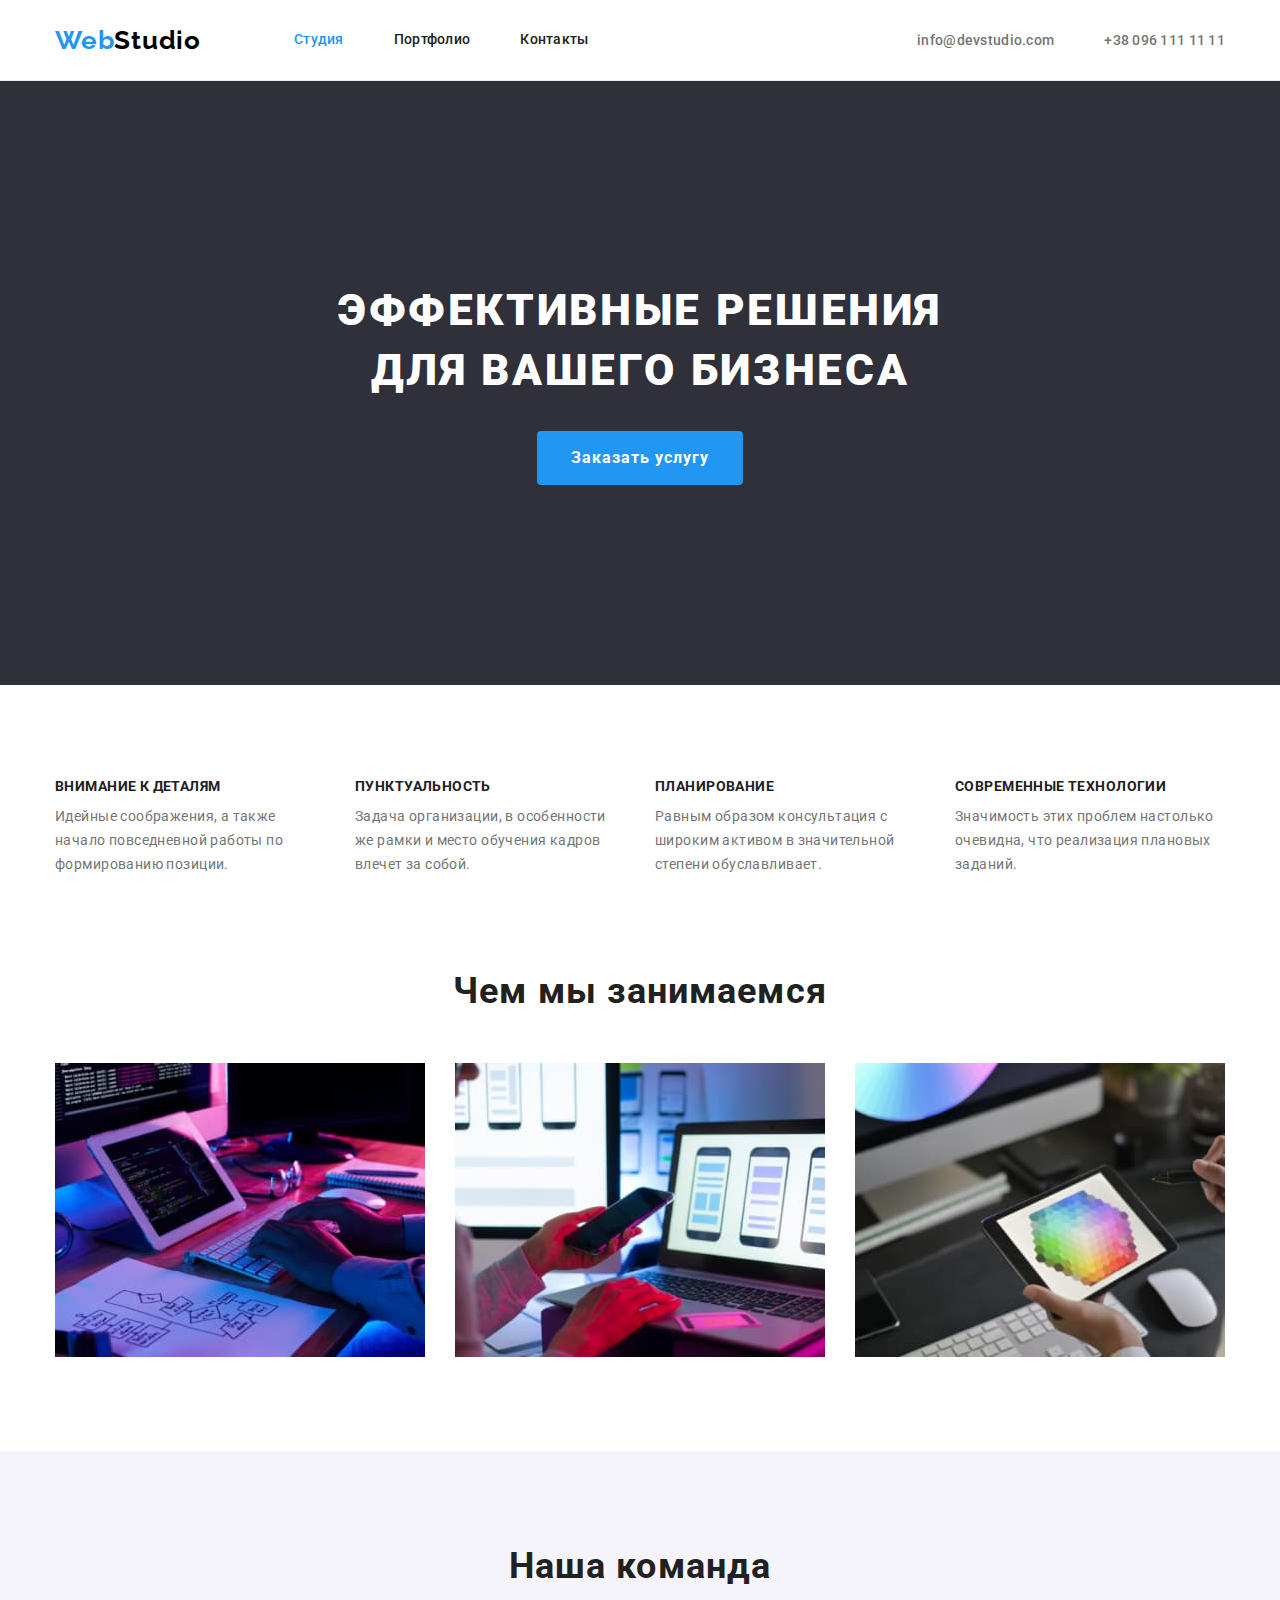
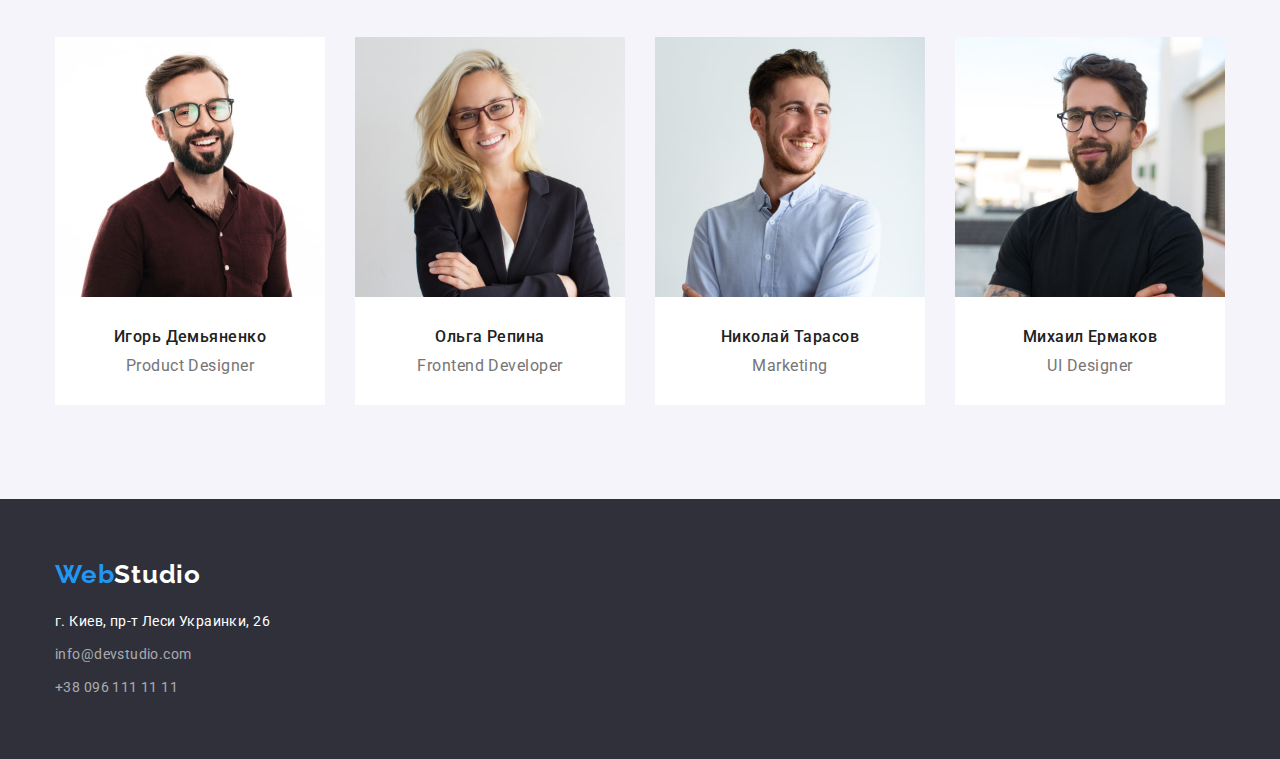
<file: index.html>
<!DOCTYPE html>
<html lang="en">

<head>
    <meta charset="UTF-8">
    <meta http-equiv="X-UA-Compatible" content="IE=edge">
    <meta name="viewport" content="width=device-width, initial-scale=1.0">
    <title>Document</title>
    <link rel="preconnect" href="https://fonts.googleapis.com">
    <link rel="preconnect" href="https://fonts.gstatic.com" crossorigin>
    <link href="https://fonts.googleapis.com/css2?family=Raleway:wght@700&family=Roboto:wght@400;500;700;900&display=swap"
        rel="stylesheet">
        <link rel="stylesheet" href="https://cdnjs.cloudflare.com/ajax/libs/modern-normalize/1.1.0/modern-normalize.min.css">
        <link rel="stylesheet" href="./css/styles.css">
</head>

<body class="body">

    <header class="header">
        <div class="container">
        <nav class="header-nav">
            <a href="./index.html" class="header-logo link"><span class="logo-web">Web</span>Studio</a>
            <ul class="header-list list">
                <li class="header-item"><a href="" class="header-link current link">Студия</a></li>
                <li class="header-item"><a href="./portfolio.html" class="header-link link">Портфолио</a></li>
                <li class="header-item"><a href="" class="header-link link">Контакты</a></li>
            </ul>
        </nav>
        <ul class="header-list list">
        <li class="header-item"><a href="mailto:info@devstudio.com" class="header-mailto link">info@devstudio.com</a></li>
        <li class="header-item"><a href="tel:+380961111111" class="header-tel link">+38 096 111 11 11</a></li>
        </ul>
        </div>
    </header>

    <main>
        <section class="hero">
            <div class="container">
            <h1 class="hero-title">Эффективные решения для вашего бизнеса</h1>
            <button type="button" class="hero-btn">Заказать услугу</button>
            </div>
        </section>

        <section class="benefits section">
            <div class="container">
            <h2 class="visually-hidden">Преимущества</h2>
            <ul class="benefits-list list">
                <li class="benefits-item">
                    <h3 class="benefits-title">Внимание к деталям</h3>
                    <p class="benefits-text">Идейные соображения, а также начало повседневной работы по формированию позиции.</p>
                </li>
                <li class="benefits-item">
                    <h3 class="benefits-title">Пунктуальность</h3>
                    <p class="benefits-text">Задача организации, в особенности же рамки и место обучения кадров влечет за собой.</p>
                </li>
                <li class="benefits-item">
                    <h3 class="benefits-title">Планирование</h3>
                    <p class="benefits-text">Равным образом консультация с широким активом в значительной степени обуславливает.</p>
                </li>
                <li class="benefits-item">
                    <h3 class="benefits-title">Современные технологии</h3>
                    <p class="benefits-text">Значимость этих проблем настолько очевидна, что реализация плановых заданий.</p>
                </li>
            </ul>
            </div>
        </section>

        <section class="about">
            <div class="container">
            <h2 class="about-title">Чем мы занимаемся</h2>
            <ul class="about-list list">
                <li class="about-item">
                    <img src="./imges/box-1.jpg" alt="монитор и печатающие руки на клавиатуре" width="370" height="294">
                </li>
                <li class="about-item">
                    <img src="./imges/box-2.jpg" alt="открытый ноутбук и телефон в руках" width="370" height="294">
                </li>
                <li class="about-item">
                    <img src="./imges/box-3.jpg" alt="планшет с цветным изображением в руках" width="370" height="294">
                </li>
            </ul>
            </div>
        </section>

        <section class="team section">
            <div class="container">
            <h2 class="team-title">Наша команда</h2>
            <ul class="team-list list">
                <li class="team-item">
                    <img src="./imges/teams-1.jpg" alt="мужчина" width="270" height="260">
                    <div class="team-box">
                    <h3 class="team-name">Игорь Демьяненко</h3>
                    <p class="team-text">Product Designer</p></div>
                </li>
                <li class="team-item">
                    <img src="./imges/teams-2.jpg" alt="женщина" width="270" height="260">
                    <div class="team-box">
                    <h3 class="team-name">Ольга Репина</h3>
                    <p class="team-text">Frontend Developer</p></div>
                </li>
                <li class="team-item">
                    <img src="./imges/teams-3.jpg" alt="мужчина" width="270" height="260">
                    <div class="team-box">
                    <h3 class="team-name">Николай Тарасов</h3>
                    <p class="team-text">Marketing</p></div>
                </li>
                <li class="team-item">
                    <img src="./imges/teams-4.jpg" alt="мужчина" width="270" height="260">
                    <div class="team-box">
                    <h3 class="team-name">Михаил Ермаков</h3>
                    <p class="team-text">UI Designer</p></div>
                </li>
            </ul>
            </div>
        </section>
    </main>

    <footer class="footer">
        <div class="container">
        <a href="./index.html" class="header-logo-footer link"><span class="logo-web">Web</span>Studio</a>
        <address class="footer-address">
            <ul class="footer-list list">
                <li class="footer-item">
                    <a href="https://goo.gl/maps/8jE5HyTVYEjCZsJu9" target="_blank"
                        rel="noopener noreferrer nofollow" class="link-addres link">г. Киев, пр-т Леси Украинки, 26</a>
                </li>
                <li class="footer-item">
                    <a href="mailto:info@devstudio.com" class="footer-mailto link">info@devstudio.com</a>
                </li>
                <li class="footer-item">
                    <a href="tel:+380961111111" class="footer-tel link">+38 096 111 11 11</a>
                </li>
            </ul>
        </address>
        </div>
    </footer>
</body>
</html>
</file>
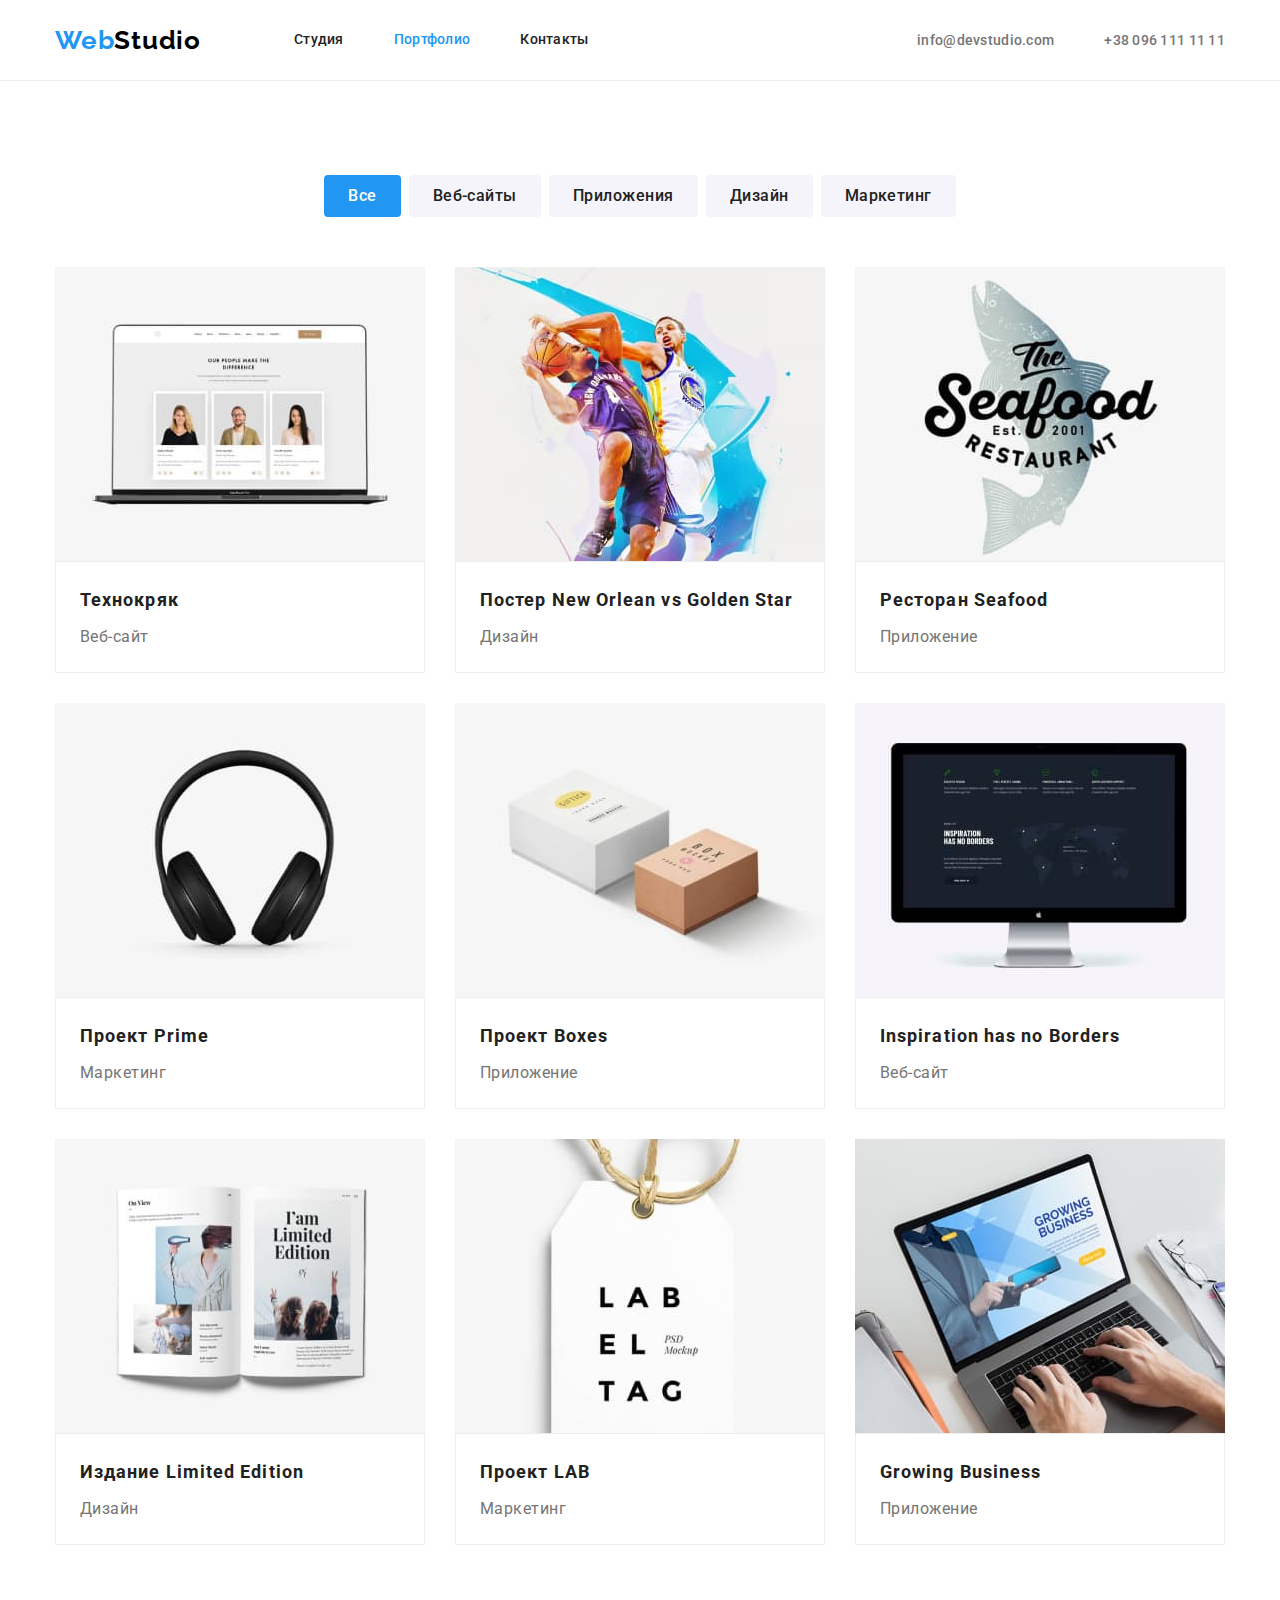
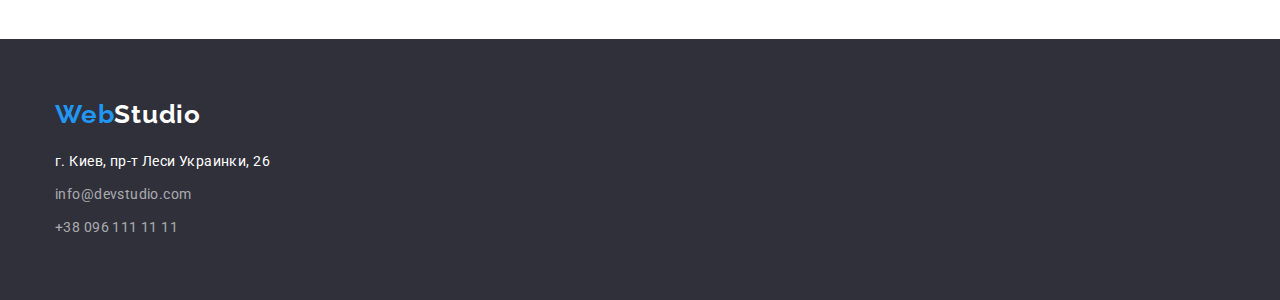
<file: portfolio.html>
<!DOCTYPE html>
<html lang="en">

<head>
    <meta charset="UTF-8">
    <meta http-equiv="X-UA-Compatible" content="IE=edge">
    <meta name="viewport" content="width=device-width, initial-scale=1.0">
    <title>Document</title>
    <link rel="preconnect" href="https://fonts.googleapis.com">
    <link rel="preconnect" href="https://fonts.gstatic.com" crossorigin>
    <link
        href="https://fonts.googleapis.com/css2?family=Raleway:wght@700&family=Roboto:wght@400;500;700;900&display=swap"
        rel="stylesheet">
        <link rel="stylesheet" href="https://cdnjs.cloudflare.com/ajax/libs/modern-normalize/1.1.0/modern-normalize.min.css">
    <link rel="stylesheet" href="./css/styles.css">
</head>

<body class="body">

    <header class="header">
        <div class="container">
        <nav class="header-nav">
            <a href="./index.html" class="header-logo link"><span class="logo-web">Web</span>Studio</a>
            <ul class="header-list list">
                <li class="header-item"><a href="./index.html" class="header-link link">Студия</a></li>
                <li class="header-item"><a href="" class="header-link current link">Портфолио</a></li>
                <li class="header-item"><a href="" class="header-link link">Контакты</a></li>
            </ul>
        </nav>
        <ul class="header-list list">
            <li class="header-item"><a href="mailto:info@devstudio.com"
                    class="header-mailto link">info@devstudio.com</a></li>
            <li class="header-item"><a href="tel:+380961111111" class="header-tel link">+38 096 111 11 11</a></li>
        </ul>
        </div>
    </header>

    <main>
        <section class="portfolio section">
            <div class="container">
        <h1 class="visually-hidden">Портфолио</h1>
        <ul class="portfolio-btn-list list">
            <li><button type="button" class="portfolio-btn all">Все</button></li>
            <li><button type="button" class="portfolio-btn">Веб-сайты</button></li>
            <li><button type="button" class="portfolio-btn">Приложения</button></li>
            <li><button type="button" class="portfolio-btn">Дизайн</button></li>
            <li><button type="button" class="portfolio-btn">Маркетинг</button></li>
        </ul>
        <ul class="portfolio-img-list list">
            <li><a href="" class="link"><img src="./imges/portfolio-1.jpg" alt="компъютер с сайтом" width="370" height="294" class="portfolio-img">
                        <div class="box-portfolio"><h2 class="portfolio-title-name">Технокряк</h2>
                        <p class="portfolio-text">Веб-сайт</p></div></a></li>
            <li><a href="" class="link"><img src="./imges/portfolio-2.jpg" alt="два баскетболиста" width="370" height="294" class="portfolio-img">
                        <div class="box-portfolio"><h2 class="portfolio-title-name">Постер New Orlean vs Golden Star</h2>
                        <p class="portfolio-text">Дизайн</p></div></a></li>
            <li><a href="" class="link"><img src="./imges/portfolio-3.jpg" alt="логотип с рыбой" width="370" height="294"class="portfolio-img">
                        <div class="box-portfolio"><h2 class="portfolio-title-name">Ресторан Seafood</h2>
                        <p class="portfolio-text">Приложение</p></div></a></li>
            <li><a href="" class="link"><img src="./imges/portfolio-4.jpg" alt="наушники" width="370" height="294"class="portfolio-img">
                        <div class="box-portfolio"><h2 class="portfolio-title-name">Проект Prime</h2>
                        <p class="portfolio-text">Маркетинг</p></div></a></li>
            <li><a href="" class="link"><img src="./imges/portfolio-5.jpg" alt="две коробки" width="370" height="294"class="portfolio-img">
                        <div class="box-portfolio"><h2 class="portfolio-title-name">Проект Boxes</h2>
                        <p class="portfolio-text">Приложение</p></div></a></li>
            <li><a href="" class="link"><img src="./imges/portfolio-6.jpg" alt="монитор компъютера" width="370" height="294"class="portfolio-img">
                        <div class="box-portfolio"><h2 class="portfolio-title-name">Inspiration has no Borders</h2>
                        <p class="portfolio-text">Веб-сайт</p></div></a></li>
            <li><a href="" class="link"><img src="./imges/portfolio-7.jpg" alt="открытый журнал" width="370" height="294"class="portfolio-img">
                        <div class="box-portfolio"><h2 class="portfolio-title-name">Издание Limited Edition</h2>
                        <p class="portfolio-text">Дизайн</p></div></a></li>
            <li><a href="" class="link"><img src="./imges/portfolio-8.jpg" alt="бирка" width="370" height="294"class="portfolio-img">
                        <div class="box-portfolio"><h2 class="portfolio-title-name">Проект LAB</h2>
                        <p class="portfolio-text">Маркетинг</p></div></a></li>
            <li><a href="" class="link"><img src="./imges/portfolio-9.jpg" alt="ноутбук" width="370" height="294"class="portfolio-img">
                        <div class="box-portfolio"><h2 class="portfolio-title-name">Growing Business</h2>
                        <p class="portfolio-text">Приложение</p></a></li>
        </ul>
        </div>
        </section>
    </main>

    <footer class="footer">
        <div class="container">
        <a href="./index.html" class="header-logo-footer link"><span class="logo-web">Web</span>Studio</a>
        <address class="footer-address">
            <ul class="footer-list list">
                <li class="footer-item">
                    <a href="https://goo.gl/maps/8jE5HyTVYEjCZsJu9" target="_blank" rel="noopener noreferrer nofollow"
                        class="link-addres link">г. Киев, пр-т Леси Украинки, 26</a>
                </li>
                <li class="footer-item">
                    <a href="mailto:info@devstudio.com" class="footer-mailto link">info@devstudio.com</a>
                </li>
                <li class="footer-item">
                    <a href="tel:+380961111111" class="footer-tel link">+38 096 111 11 11</a>
                </li>
            </ul>
        </address>
        </div>
    </footer>
    </body>
    
    </html>
</file>
<file: css/styles.css>
:root{
    --color-text:#757575;
    --color-title:#212121;
    --color-link: #2196F3;
}

.body{
    font-family:'Roboto', sans-serif;

}

.container{
        /* width: 100%;
        max-width: 1200px; */
        width: 1200px;
        margin-left: auto;
        margin-right: auto;
        padding-left: 15px;
        padding-right: 15px;
}

p,
h1,
h2,
h3,
h4,
h5,
h6 {
        margin: 0;
}

ul{
        margin: 0;
        padding-left: 0;
}

img {
       display: block;
}

.list{
    list-style: none;
}

.link {
    text-decoration: none;
}

.visually-hidden {
    position: absolute;
    white-space: nowrap;
    width: 1px;
    height: 1px;
    overflow: hidden;
    border: 0;
    padding: 0;
    clip: rect(0 0 0 0);
    clip-path: inset(50%);
    margin: -1px;
}

.section{
        padding-bottom: 94px;
        padding-top: 94px;
}

/*-------------------HEADER-------------------*/
.header-nav {
        display: flex;
        align-items: center;
}
.header-list {
        display: flex;
        align-items: center;
        gap: 50px;
}

.header > .container{
        display: flex;
        
}

.header{

        border-bottom: #ECECEC 1px solid;
}

.header-logo{
        margin-right: 93px;
        font-family: 'Raleway';
        font-style: normal;
        font-weight: 700;
        font-size: 26px;
        line-height: 1.19;
        letter-spacing: 0.03em;
        color: #000000;
}

.logo-web{
        
        font-family: 'Raleway';
        font-style: normal;
        font-weight: 700;
        font-size: 26px;
        line-height: 1.19;
        letter-spacing: 0.03em;
        color: var(--color-link);
}
.header-link{
        display: block;
        padding-top: 32px;
        padding-bottom: 32px;

        font-weight: 500;
        font-size: 14px;
        line-height: 1.14;
        letter-spacing: 0.02em;
        color: var(--color-title);
}
.current{
color: var(--color-link);
}

.header-link:hover,
.header-link:focus{
    color: var(--color-link);
}
.header-mailto,
.header-tel{
        padding-top: 32px;
        padding-bottom: 32px;

        font-weight: 500;
        font-size: 14px;
        line-height: 1.14;
        letter-spacing: 0.02em;
        color: var(--color-text);
}
.header-mailto:hover,
.header-mailto:focus,
.header-tel:hover,
.header-tel:focus{
    color: var(--color-link);
}
.header-list{
        margin-left: auto;
}

/*--------------------MAINE-------------------*/

.hero{
        background-color:#2F303A ;
        padding-top: 200px;
        padding-bottom: 200px;
}

.hero-title{
        margin-bottom: 30px;
        margin-right: auto;
        margin-left: auto;
        width: 696px;

        font-weight: 900;
        font-size: 44px;
        line-height: 1.36;
        text-align: center;
        letter-spacing: 0.06em;
        text-transform: uppercase;
        color: #FFFFFF;
}

.hero-btn{
        display: inline-block;
        margin: 0 auto;
        padding: 10px 32px;
        border-color: transparent;
        border-radius: 4px;

        font-weight: 700;
        font-size: 16px;
        line-height: 1.88;
        display: flex;
        align-items: center;
        text-align: center;
        letter-spacing: 0.06em;
        color: #FFFFFF;
        cursor: pointer;
        background-color:var(--color-link);
}
.hero-btn:hover,
.hero-btn:focus{
        background-color: #188CE8;
}

.benefits-list{
        display: flex;
}

.benefits-item{
        width: 270px;
        margin-right: 30px;
}

.benefits-item:nth-child(4n){
        margin-right: 0;
}

.benefits-title {
        Font style: Bold;
        font-size: 14px;
        line-height: 1.14;
        letter-spacing: 0.03em;
        text-transform: uppercase;
        color: var(--color-title);
}
.benefits-text{
        margin-top: 10px;

        font-size: 14px;
        line-height: 1.71;
        letter-spacing: 0.03em;
        color: var(--color-text);
}

.about{
        padding-bottom: 94px;
}

.about-title{
        margin-bottom: 50px;

        font-size: 36px;
        line-height: 1.17;
        text-align: center;
        letter-spacing: 0.03em;
        color: var(--color-title);
}
.about-list{
        display: flex;
        gap: 30px;
}

.team{  
        background-color: #F5F4FA;
}

.team-box{
        padding-top: 30px;
        padding-bottom: 30px;
}
.team-list{
        display: flex;
        gap: 30px;
}

.team-title{
        margin-bottom: 50px;
        font-size: 36px;
        line-height: 1.17;
        text-align: center;
        letter-spacing: 0.03em;
        color: var(--color-title);
}
.team-item{
        background-color: #FFFFFF;
}

.team-name{
        margin-bottom: 10px;

        font-weight: 500;
        font-size: 16px;
        line-height: 1.19;
        text-align: center;
        letter-spacing: 0.03em;
        color: var(--color-title);
}

.team-text{
        font-size: 16px;
        line-height: 1.19;
        text-align: center;
        letter-spacing: 0.03em;
        color: var(--color-text);
}

/*-------------------------FOOTER---------------*/
.footer{
        padding-top: 60px;
        padding-bottom: 60px;
        background-color: #2F303A;
}
.link-addres{
        font-style: normal;
        font-size: 14px;
        line-height: 1.71;
        letter-spacing: 0.03em;
        color: #FFFFFF;
}
.footer-item{
        margin-bottom: 9px
}
.footer-item:nth-last-child(-n+1){
        margin-bottom: 0;
}

.footer-mailto,
.footer-tel{
        font-style: normal;
        font-size: 14px;
        line-height: 1.71;
        letter-spacing: 0.03em;
        color: rgba(255, 255, 255, 0.6);
}
.link-addres:hover,
.link-addres:focus,
.footer-mailto:hover,
.footer-mailto:focus,
.footer-tel:hover,
.footer-tel:focus {
    color:#FFFFFF ;
}


/*-------------------------PORTFOLIO---------------*/

.header-link-portfolio{
        color: #2196F3;
}

.portfolio-btn-list{
        margin-bottom: 50px;
        display: flex;
        justify-content: center;
        gap: 8px;
}

.box-portfolio{
        padding: 20px 24px;
        border: #EEEEEE 1px solid;
        }


.portfolio-btn{
        padding: 6px 22px;
        
        font-weight: 500;
        font-size: 16px;
        line-height: 1.62;
        text-align: center;
        letter-spacing: 0.03em;
        color: var(--color-title);
        cursor: pointer;
        background-color: #F5F4FA;
        border-radius: 4px;
        border-color: transparent;
}

.all{
        font-weight: 500;
        font-size: 16px;
        line-height: 1.62;
        text-align: center;
        letter-spacing: 0.03em;
        color: #FFFFFF;
        cursor: pointer;
        background-color: #2196F3;
}
.portfolio-btn:hover,
.portfolio-btn:focus{
    color: #FFFFFF;
    background-color: #2196F3;
}

.portfolio-title-name{
        margin-bottom: 4px;

        font-size: 18px;
        line-height: 2;
        letter-spacing: 0.06em;
        color: var(--color-title);
        cursor: pointer;
}

.portfolio-text{
        font-size: 16px;
        line-height: 1.88;
        letter-spacing: 0.03em;
        cursor: pointer;
        color: var(--color-text);
}
.portfolio-img{
        cursor: pointer;  
}

.portfolio-img-list{
        display: flex;
        flex-wrap: wrap;  
        gap: 30px;  
}


.header-logo-footer{
        margin-bottom: 20px;
        display: inline-block;

        font-family: 'Raleway';
        font-style: normal;
        font-weight: 700;
        font-size: 26px;
        line-height: 1.19;
        letter-spacing: 0.03em;
        color: #FFFFFF;
}
</file>
